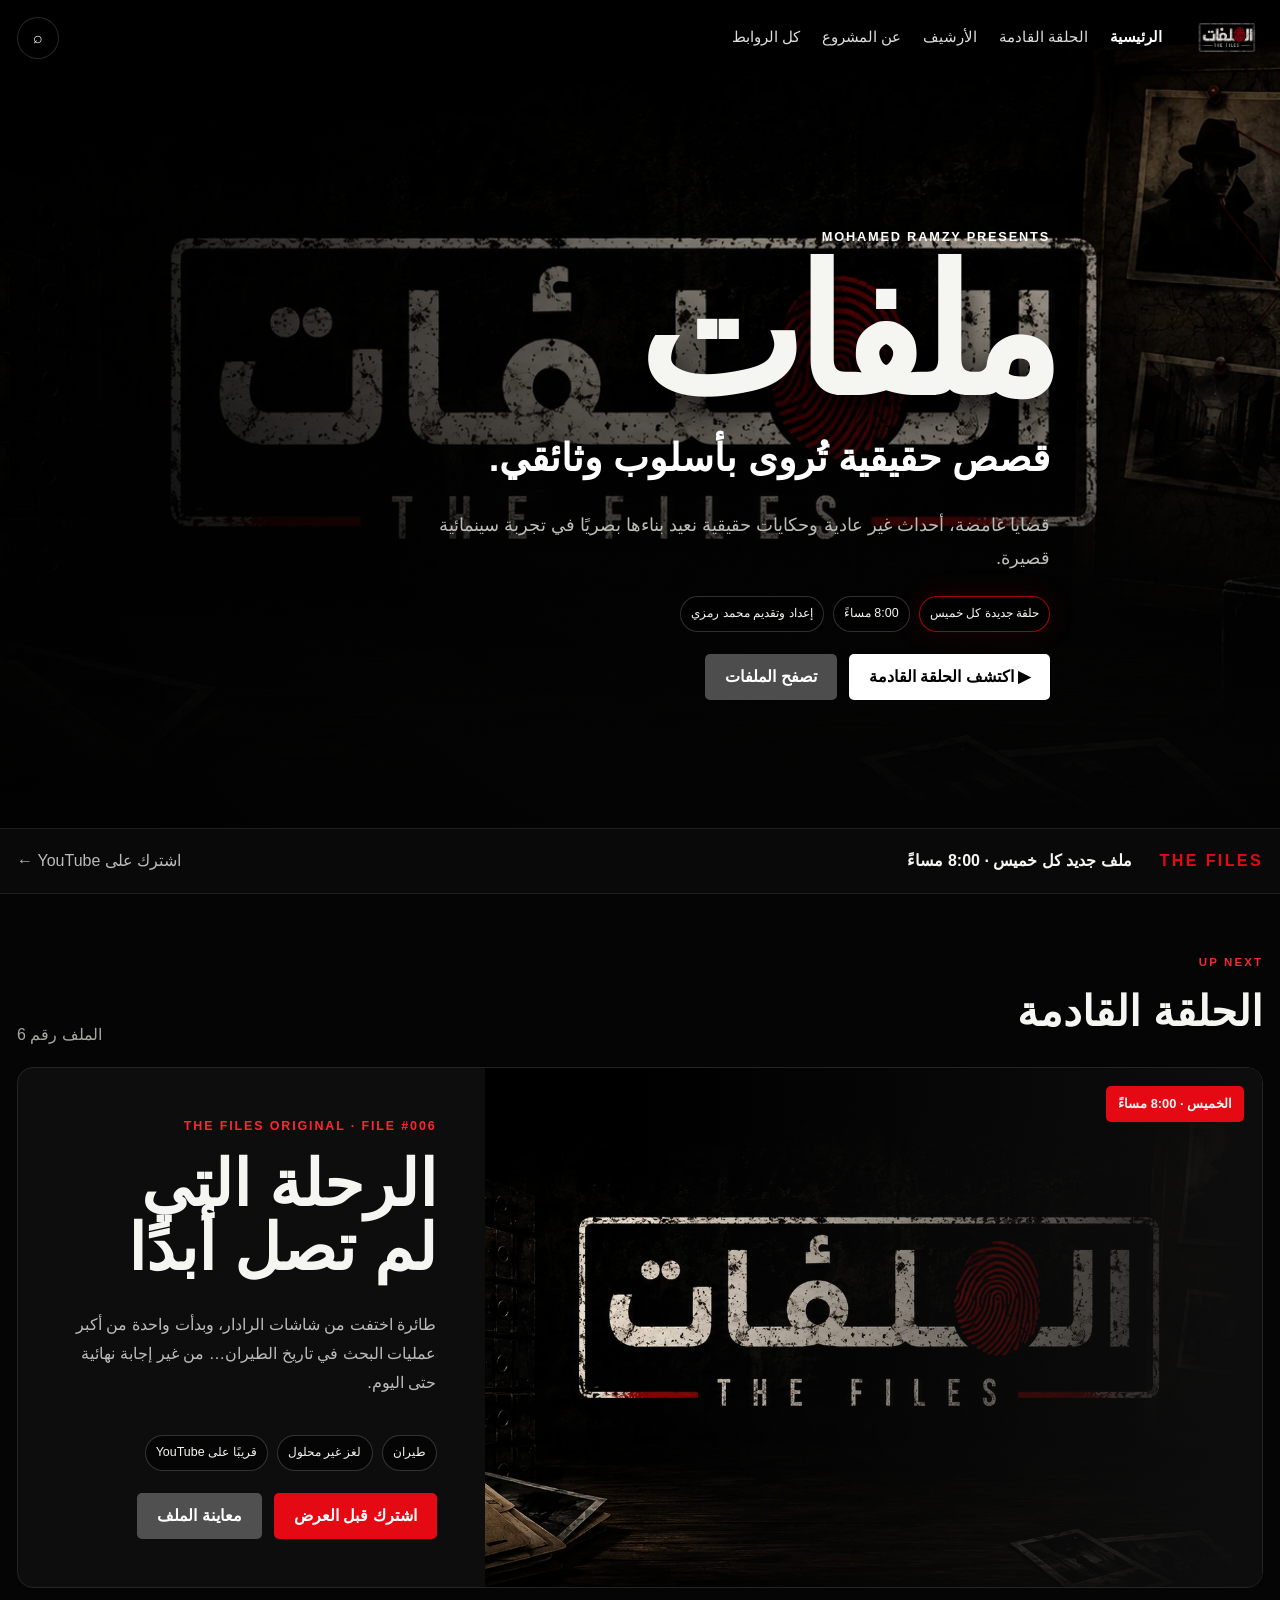
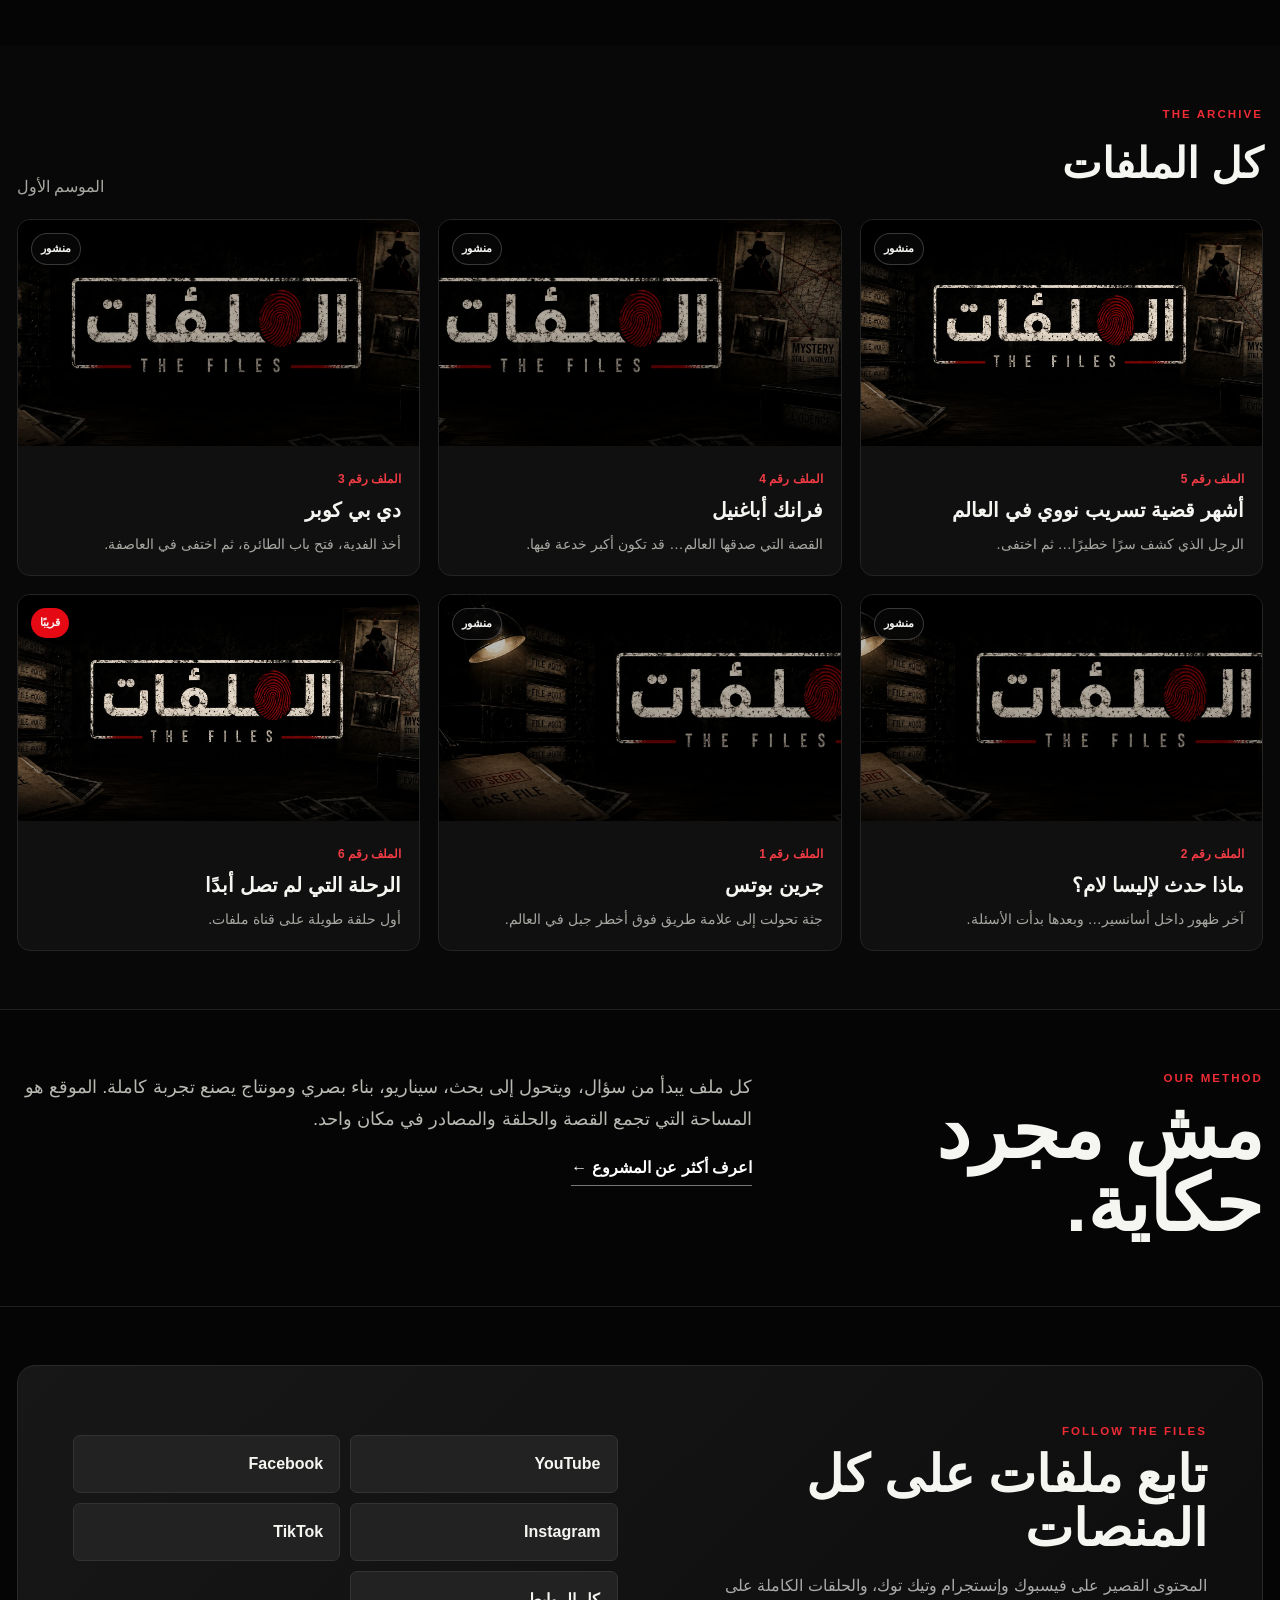
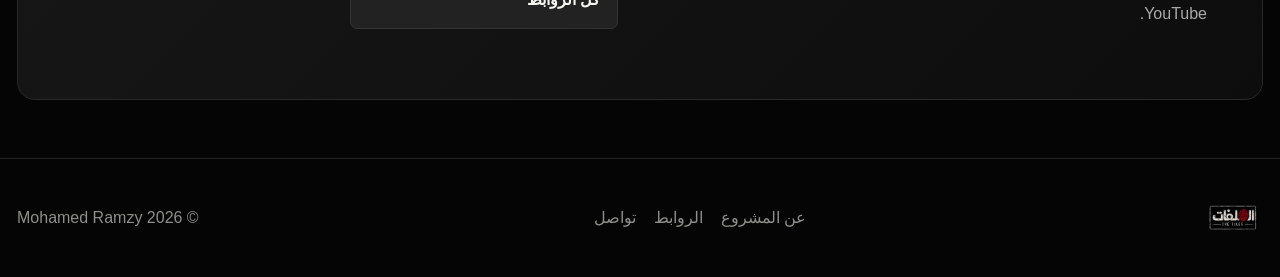
<file: index.html>
<!doctype html>
<html lang="ar" dir="rtl">
<head>
<meta charset="utf-8">
<meta name="viewport" content="width=device-width,initial-scale=1">
<meta name="theme-color" content="#070707">
<meta name="description" content="ملفات | The Files — قصص حقيقية تُروى بأسلوب وثائقي، من إعداد وتقديم محمد رمزي.">
<meta property="og:title" content="ملفات | The Files">
<meta property="og:description" content="قصص حقيقية تُروى بأسلوب وثائقي. حلقة جديدة كل خميس الساعة 8:00 مساءً.">
<meta property="og:type" content="website">
<meta property="og:image" content="assets/images/logo-square-v3.webp">
<link rel="icon" href="assets/images/favicon.png">
<link rel="stylesheet" href="assets/css/style.css?v=4.0">
<title>ملفات | The Files — Mohamed Ramzy</title>
</head>
<body>
<header class="site-header"><div class="container nav">
<a class="logo" href="index.html"><img src="assets/images/logo-v3.png" alt="ملفات - The Files"></a>
<nav class="nav-links">
<a class="active" href="index.html">الرئيسية</a>
<a href="#latest">الحلقة القادمة</a>
<a href="#archive">الأرشيف</a>
<a href="about.html">عن المشروع</a>
<a href="links.html">كل الروابط</a>
</nav>
<div class="nav-actions"><button class="icon-btn" data-open-search aria-label="بحث">⌕</button><button class="menu-btn" aria-label="القائمة">☰</button></div>
</div></header>

<div class="search-panel"><div class="search-shell">
<div class="search-top"><input id="globalSearch" type="search" placeholder="ابحث باسم الملف أو القضية…"><button class="btn btn-secondary" data-close-search>إغلاق</button></div>
<div class="search-results">
<a class="search-result" data-search="جرين بوتس إيفرست ملف 1" href="cases/green-boots.html"><img src="assets/images/green-boots-v3.webp" alt="جرين بوتس"><div><h3>جرين بوتس</h3><p>الملف رقم 1 · إيفرست</p></div></a>
<a class="search-result" data-search="إليسا لام فندق سيسيل ملف 2" href="cases/elisa-lam.html"><img src="assets/images/elisa-lam-v3.webp" alt="إليسا لام"><div><h3>إليسا لام</h3><p>الملف رقم 2 · فندق سيسيل</p></div></a>
<a class="search-result" data-search="دي بي كوبر طائرة فدية ملف 3" href="cases/db-cooper.html"><img src="assets/images/db-cooper-v3.webp" alt="دي بي كوبر"><div><h3>دي بي كوبر</h3><p>الملف رقم 3 · لغز الطائرة</p></div></a>
<a class="search-result" data-search="فرانك أباغنيل خدعة ملف 4" href="cases/frank-abagnale.html"><img src="assets/images/frank-abagnale-v3.webp" alt="فرانك أباغنيل"><div><h3>فرانك أباغنيل</h3><p>الملف رقم 4 · القصة تحت المراجعة</p></div></a>
<a class="search-result" data-search="مردخاي فعنونو ديمونا نووي ملف 5" href="cases/vanunu.html"><img src="assets/images/archive-room-v12.webp" alt="مردخاي فعنونو"><div><h3>أشهر قضية تسريب نووي</h3><p>الملف رقم 5 · مردخاي فعنونو</p></div></a>
<a class="search-result" data-search="MH370 الطائرة الرحلة التي لم تصل ملف 6" href="cases/mh370.html"><img src="assets/images/hero-v3.webp" alt="MH370"><div><h3>الرحلة التي لم تصل أبدًا</h3><p>الملف رقم 6 · قريبًا</p></div></a>
</div></div></div>

<main>
<section class="hero hero-v4">
<div class="container hero-content">
<div class="hero-kicker">MOHAMED RAMZY PRESENTS</div>
<h1>ملفات</h1>
<p class="hero-tagline">قصص حقيقية تُروى بأسلوب وثائقي.</p>
<p class="hero-desc">قضايا غامضة، أحداث غير عادية وحكايات حقيقية نعيد بناءها بصريًا في تجربة سينمائية قصيرة.</p>
<div class="hero-meta"><span class="meta-pill live-pill">حلقة جديدة كل خميس</span><span class="meta-pill">8:00 مساءً</span><span class="meta-pill">إعداد وتقديم محمد رمزي</span></div>
<div class="hero-actions"><a class="btn btn-primary" href="#latest">▶ اكتشف الحلقة القادمة</a><a class="btn btn-secondary" href="#archive">تصفح الملفات</a></div>
</div>
</section>

<section class="ticker"><div class="container ticker-row"><span>THE FILES</span><strong>ملف جديد كل خميس · 8:00 مساءً</strong><a href="https://www.youtube.com/@MohamedRamzyFiles" target="_blank" rel="noopener">اشترك على YouTube ←</a></div></section>

<section class="section" id="latest"><div class="container">
<div class="section-title-row"><div><span class="section-label">UP NEXT</span><h2>الحلقة القادمة</h2></div><p>الملف رقم 6</p></div>
<div class="feature premiere-card">
<div class="feature-image"><img src="assets/images/hero-v3.webp" alt="الرحلة التي لم تصل أبدًا"><span class="premiere-badge">الخميس · 8:00 مساءً</span></div>
<div class="feature-copy"><div class="eyebrow">THE FILES ORIGINAL · FILE #006</div><h2>الرحلة التي لم تصل أبدًا</h2><p>طائرة اختفت من شاشات الرادار، وبدأت واحدة من أكبر عمليات البحث في تاريخ الطيران… من غير إجابة نهائية حتى اليوم.</p>
<div class="hero-meta"><span class="meta-pill">طيران</span><span class="meta-pill">لغز غير محلول</span><span class="meta-pill">قريبًا على YouTube</span></div>
<div class="hero-actions"><a class="btn btn-red" href="https://www.youtube.com/@MohamedRamzyFiles" target="_blank" rel="noopener">اشترك قبل العرض</a><a class="btn btn-secondary" href="cases/mh370.html">معاينة الملف</a></div></div>
</div></div></section>

<section class="section archive-section" id="archive"><div class="container">
<div class="section-title-row"><div><span class="section-label">THE ARCHIVE</span><h2>كل الملفات</h2></div><p>الموسم الأول</p></div>
<div class="archive-grid">
<a class="case-card" href="cases/vanunu.html"><div class="case-thumb"><img src="assets/images/archive-room-v12.webp" alt="مردخاي فعنونو"><span class="status published">منشور</span></div><div class="case-card-copy"><span>الملف رقم 5</span><h3>أشهر قضية تسريب نووي في العالم</h3><p>الرجل الذي كشف سرًا خطيرًا… ثم اختفى.</p></div></a>
<a class="case-card" href="cases/frank-abagnale.html"><div class="case-thumb"><img src="assets/images/frank-abagnale-v3.webp" alt="فرانك أباغنيل"><span class="status published">منشور</span></div><div class="case-card-copy"><span>الملف رقم 4</span><h3>فرانك أباغنيل</h3><p>القصة التي صدقها العالم… قد تكون أكبر خدعة فيها.</p></div></a>
<a class="case-card" href="cases/db-cooper.html"><div class="case-thumb"><img src="assets/images/db-cooper-v3.webp" alt="دي بي كوبر"><span class="status published">منشور</span></div><div class="case-card-copy"><span>الملف رقم 3</span><h3>دي بي كوبر</h3><p>أخذ الفدية، فتح باب الطائرة، ثم اختفى في العاصفة.</p></div></a>
<a class="case-card" href="cases/elisa-lam.html"><div class="case-thumb"><img src="assets/images/elisa-lam-v3.webp" alt="إليسا لام"><span class="status published">منشور</span></div><div class="case-card-copy"><span>الملف رقم 2</span><h3>ماذا حدث لإليسا لام؟</h3><p>آخر ظهور داخل أسانسير… وبعدها بدأت الأسئلة.</p></div></a>
<a class="case-card" href="cases/green-boots.html"><div class="case-thumb"><img src="assets/images/green-boots-v3.webp" alt="جرين بوتس"><span class="status published">منشور</span></div><div class="case-card-copy"><span>الملف رقم 1</span><h3>جرين بوتس</h3><p>جثة تحولت إلى علامة طريق فوق أخطر جبل في العالم.</p></div></a>
<a class="case-card coming" href="cases/mh370.html"><div class="case-thumb"><img src="assets/images/hero-v3.webp" alt="MH370"><span class="status soon">قريبًا</span></div><div class="case-card-copy"><span>الملف رقم 6</span><h3>الرحلة التي لم تصل أبدًا</h3><p>أول حلقة طويلة على قناة ملفات.</p></div></a>
</div></div></section>

<section class="section manifesto"><div class="container manifesto-grid"><div><span class="section-label">OUR METHOD</span><h2>مش مجرد حكاية.</h2></div><div><p>كل ملف يبدأ من سؤال، ويتحول إلى بحث، سيناريو، بناء بصري ومونتاج يصنع تجربة كاملة. الموقع هو المساحة التي تجمع القصة والحلقة والمصادر في مكان واحد.</p><a class="text-link" href="about.html">اعرف أكثر عن المشروع ←</a></div></div></section>

<section class="section social-section"><div class="container"><div class="social-panel"><div><span class="section-label">FOLLOW THE FILES</span><h2>تابع ملفات على كل المنصات</h2><p>المحتوى القصير على فيسبوك وإنستجرام وتيك توك، والحلقات الكاملة على YouTube.</p></div><div class="social-buttons"><a href="https://www.youtube.com/@MohamedRamzyFiles" target="_blank" rel="noopener">YouTube</a><a href="https://www.facebook.com/ramzy.video.editor" target="_blank" rel="noopener">Facebook</a><a href="https://www.instagram.com/ramzy.video.editor/" target="_blank" rel="noopener">Instagram</a><a href="https://www.tiktok.com/@mohamedramzyfiles" target="_blank" rel="noopener">TikTok</a><a href="links.html">كل الروابط</a></div></div></div></section>
</main>

<footer class="footer"><div class="container footer-row"><img src="assets/images/logo-v3.png" alt="The Files"><div class="footer-links"><a href="about.html">عن المشروع</a><a href="links.html">الروابط</a><a href="mailto:contact@mohamedramzy.com">تواصل</a></div><div>© <span data-year></span> Mohamed Ramzy</div></div></footer>
<script src="assets/js/main.js?v=4.0"></script>
</body></html>
</file>
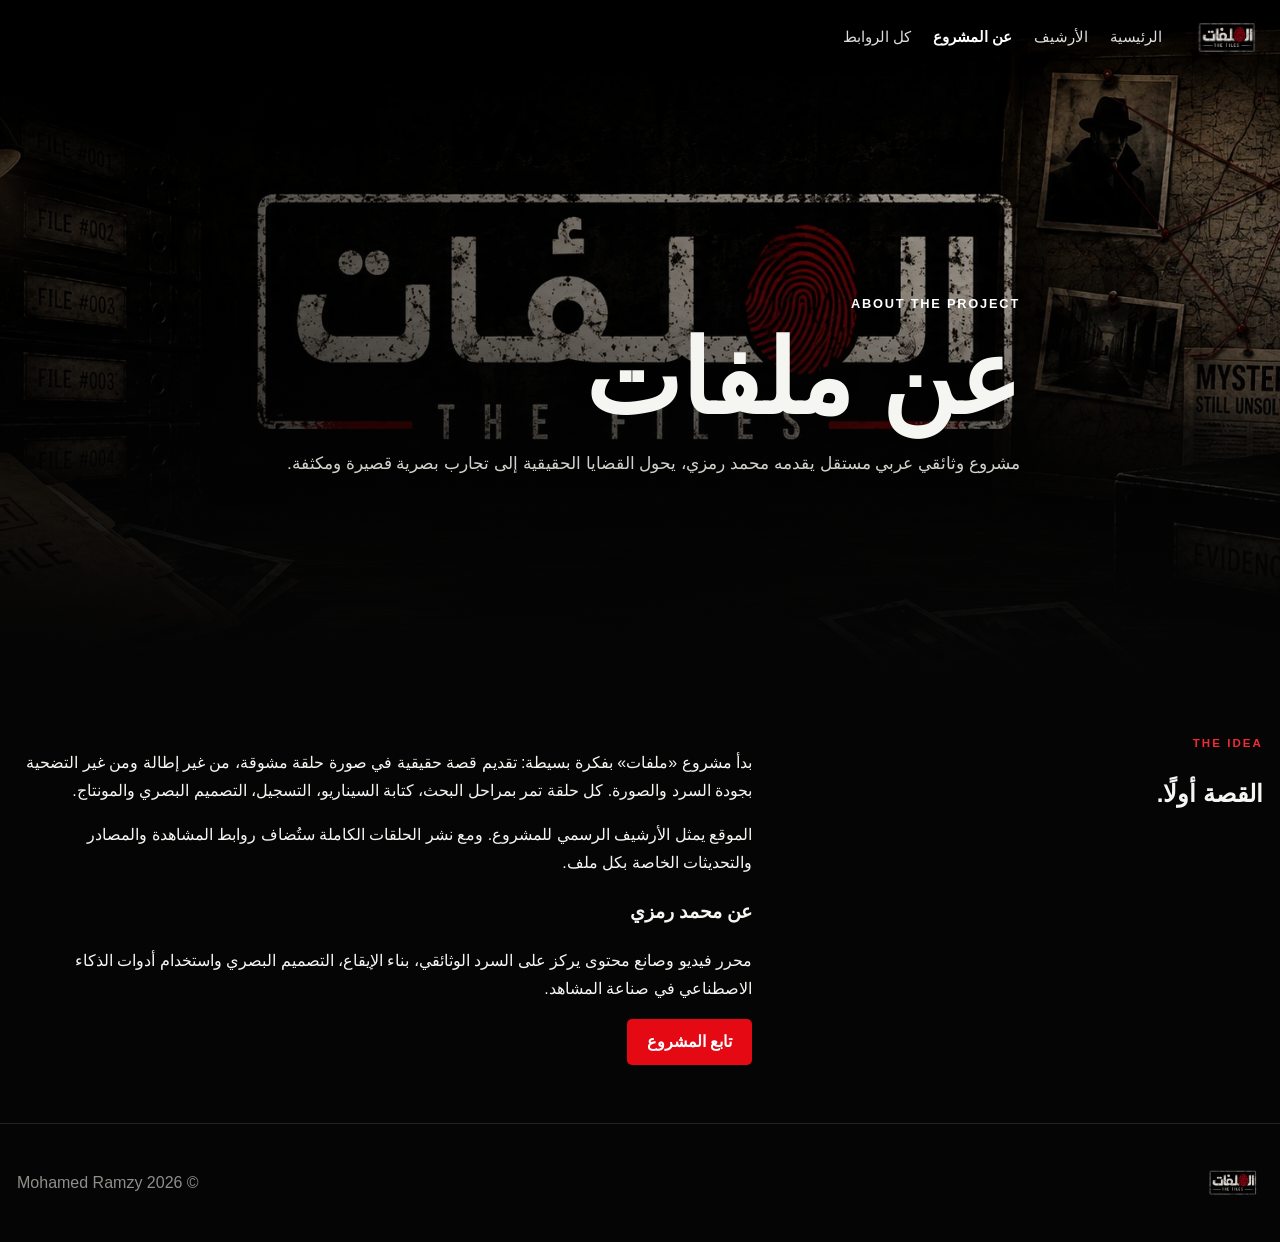
<file: about.html>
<!doctype html><html lang="ar" dir="rtl"><head><meta charset="utf-8"><meta name="viewport" content="width=device-width,initial-scale=1"><meta name="theme-color" content="#050505"><meta name="description" content="عن مشروع ملفات وصانعه محمد رمزي."><link rel="icon" href="assets/images/favicon.png"><link rel="stylesheet" href="assets/css/style.css?v=4.0"><title>عن ملفات | The Files</title></head><body><header class="site-header scrolled"><div class="container nav"><a class="logo" href="index.html"><img src="assets/images/logo-v3.png" alt="ملفات"></a><nav class="nav-links"><a href="index.html">الرئيسية</a><a href="index.html#archive">الأرشيف</a><a class="active" href="about.html">عن المشروع</a><a href="links.html">كل الروابط</a></nav><div class="nav-actions"><button class="menu-btn" aria-label="القائمة">☰</button></div></div></header><main><section class="case-hero" style="background-image:url('assets/images/archive-room-v12.webp')"><div class="container case-hero-content"><div class="hero-kicker">ABOUT THE PROJECT</div><h1>عن ملفات</h1><p>مشروع وثائقي عربي مستقل يقدمه محمد رمزي، يحول القضايا الحقيقية إلى تجارب بصرية قصيرة ومكثفة.</p></div></section><section class="section"><div class="container manifesto-grid"><div><span class="section-label">THE IDEA</span><h2>القصة أولًا.</h2></div><div><p>بدأ مشروع «ملفات» بفكرة بسيطة: تقديم قصة حقيقية في صورة حلقة مشوقة، من غير إطالة ومن غير التضحية بجودة السرد والصورة. كل حلقة تمر بمراحل البحث، كتابة السيناريو، التسجيل، التصميم البصري والمونتاج.</p><p>الموقع يمثل الأرشيف الرسمي للمشروع. ومع نشر الحلقات الكاملة ستُضاف روابط المشاهدة والمصادر والتحديثات الخاصة بكل ملف.</p><h3>عن محمد رمزي</h3><p>محرر فيديو وصانع محتوى يركز على السرد الوثائقي، بناء الإيقاع، التصميم البصري واستخدام أدوات الذكاء الاصطناعي في صناعة المشاهد.</p><a class="btn btn-red" href="links.html">تابع المشروع</a></div></div></section></main><footer class="footer"><div class="container footer-row"><img src="assets/images/logo-v3.png" alt="ملفات"><div>© <span data-year></span> Mohamed Ramzy</div></div></footer><script src="assets/js/main.js?v=4.0"></script></body></html>
</file>
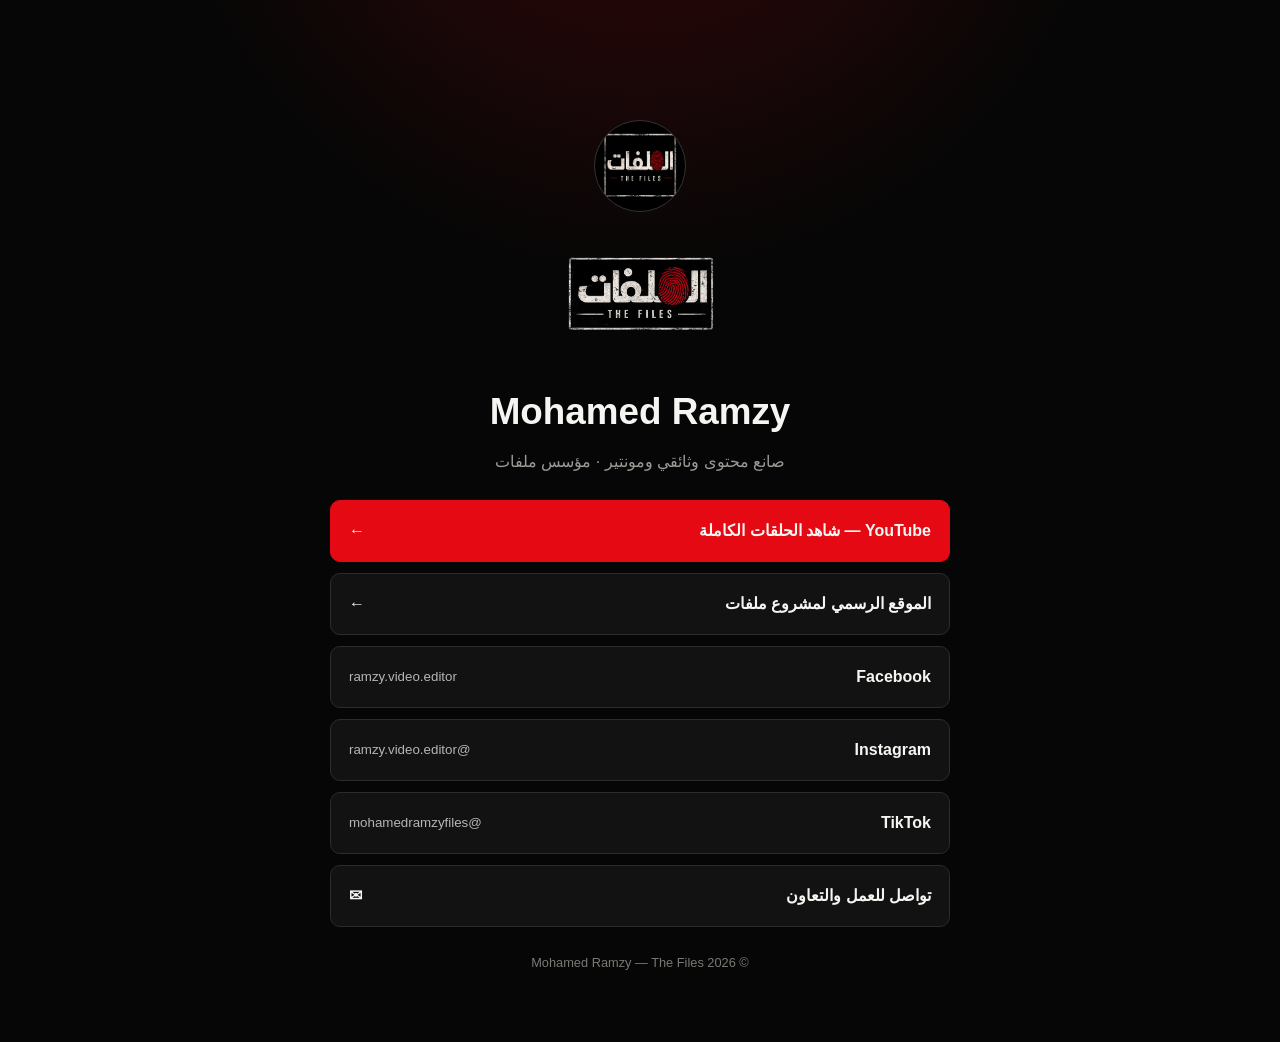
<file: links.html>
<!doctype html><html lang="ar" dir="rtl"><head><meta charset="utf-8"><meta name="viewport" content="width=device-width,initial-scale=1"><meta name="theme-color" content="#060606"><meta name="description" content="كل روابط محمد رمزي ومشروع ملفات في مكان واحد."><meta property="og:title" content="Mohamed Ramzy | ملفات"><meta property="og:image" content="assets/images/logo-square-v3.webp"><link rel="icon" href="assets/images/favicon.png"><link rel="stylesheet" href="assets/css/style.css?v=4.0"><title>Mohamed Ramzy | كل الروابط</title></head><body><main class="links-page"><div class="links-shell"><div class="profile-mark"></div><img class="links-logo" src="assets/images/logo-v3.png" alt="ملفات"><h1>Mohamed Ramzy</h1><p class="handle">صانع محتوى وثائقي ومونتير · مؤسس ملفات</p><div class="links-stack"><a class="link-button primary" href="https://www.youtube.com/@MohamedRamzyFiles" target="_blank" rel="noopener"><span>YouTube — شاهد الحلقات الكاملة</span><b>←</b></a><a class="link-button" href="index.html"><span>الموقع الرسمي لمشروع ملفات</span><b>←</b></a><a class="link-button" href="https://www.facebook.com/ramzy.video.editor" target="_blank" rel="noopener"><span>Facebook</span><small>ramzy.video.editor</small></a><a class="link-button" href="https://www.instagram.com/ramzy.video.editor/" target="_blank" rel="noopener"><span>Instagram</span><small>@ramzy.video.editor</small></a><a class="link-button" href="https://www.tiktok.com/@mohamedramzyfiles" target="_blank" rel="noopener"><span>TikTok</span><small>@mohamedramzyfiles</small></a><a class="link-button" href="mailto:contact@mohamedramzy.com"><span>تواصل للعمل والتعاون</span><b>✉</b></a></div><p class="links-note">© <span data-year></span> Mohamed Ramzy — The Files</p></div></main><script src="assets/js/main.js?v=4.0"></script></body></html>
</file>
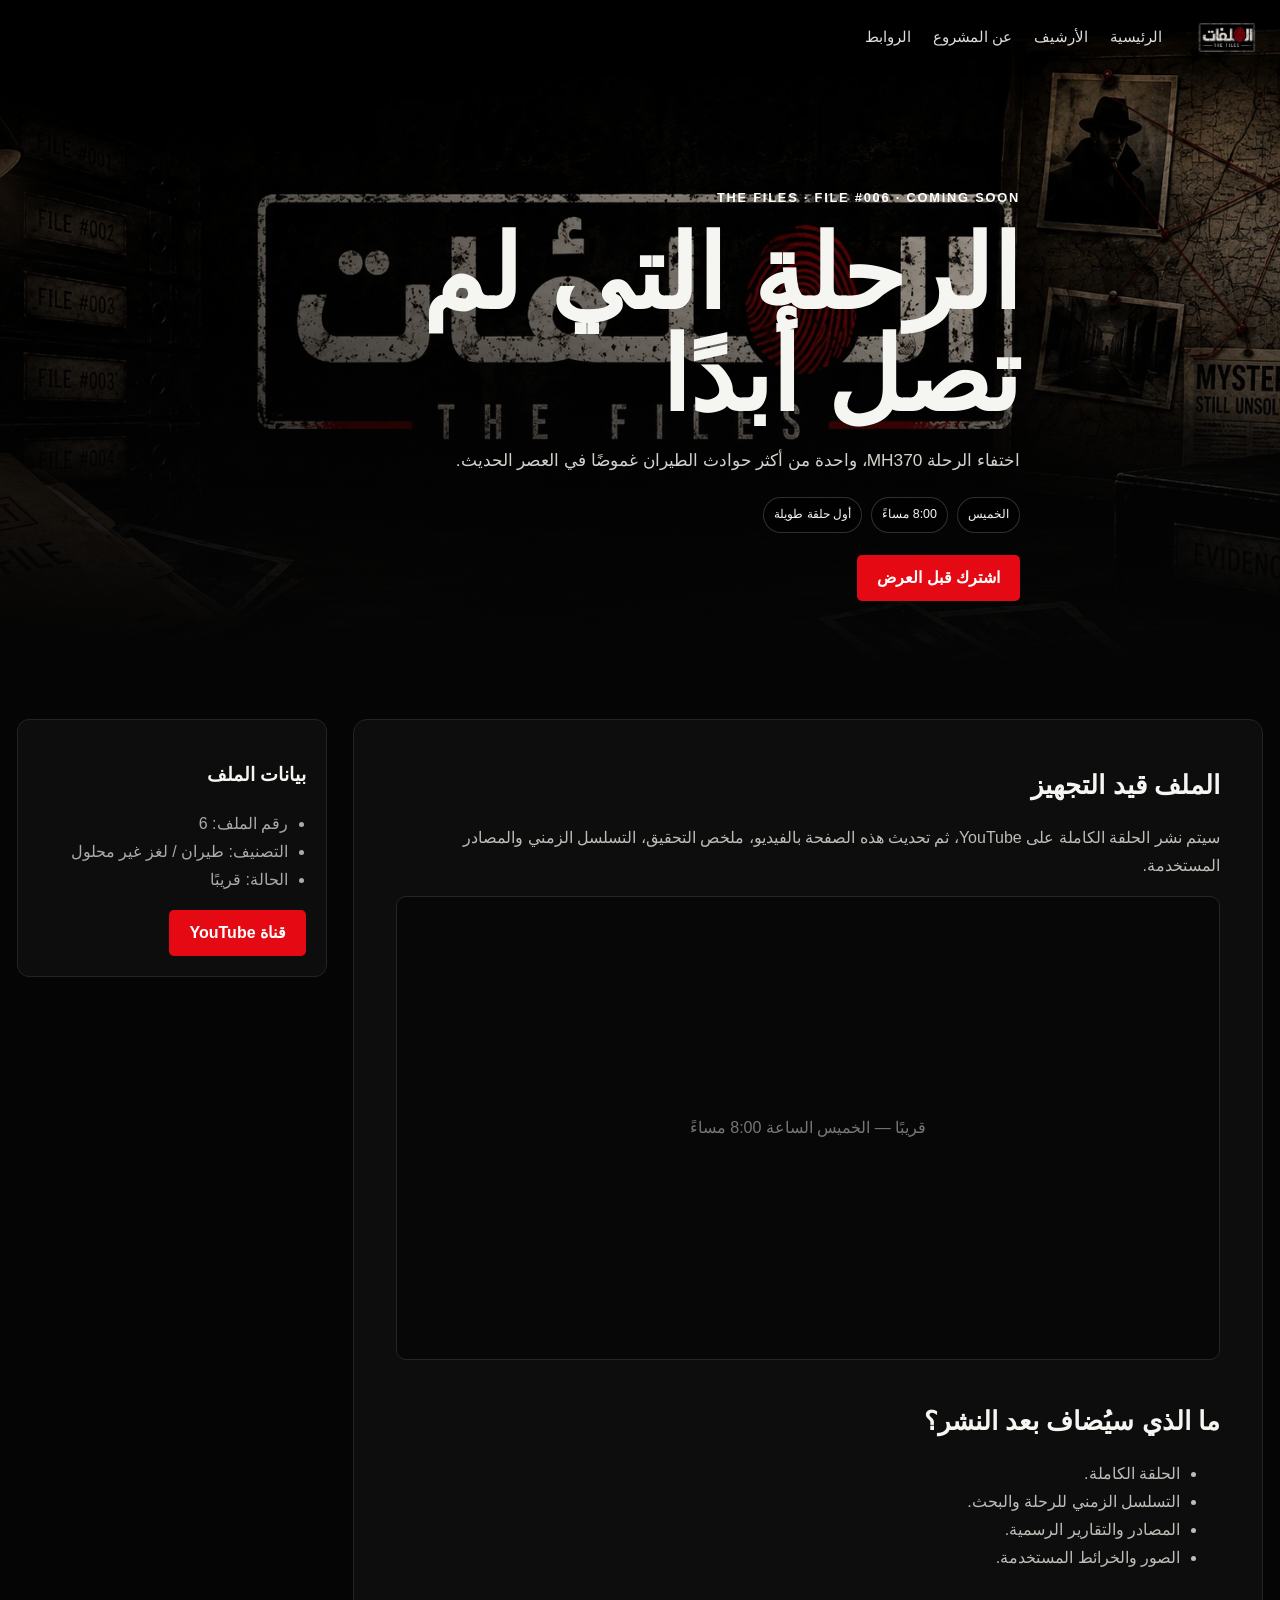
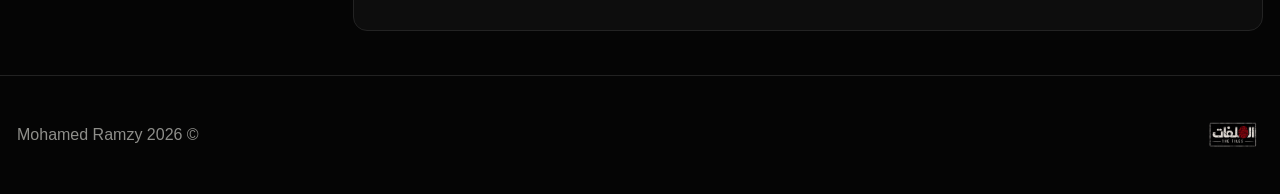
<file: cases/mh370.html>
<!doctype html><html lang="ar" dir="rtl"><head><meta charset="utf-8"><meta name="viewport" content="width=device-width,initial-scale=1"><meta name="description" content="الملف رقم 6 | الرحلة التي لم تصل أبدًا."><link rel="icon" href="../assets/images/favicon.png"><link rel="stylesheet" href="../assets/css/style.css?v=4.0"><title>الملف رقم 6 | الرحلة التي لم تصل أبدًا</title></head><body><header class="site-header"><div class="container nav"><a class="logo" href="../index.html"><img src="../assets/images/logo-v3.png" alt="ملفات"></a><nav class="nav-links"><a href="../index.html">الرئيسية</a><a href="../index.html#archive">الأرشيف</a><a href="../about.html">عن المشروع</a><a href="../links.html">الروابط</a></nav><div class="nav-actions"><button class="menu-btn" aria-label="القائمة">☰</button></div></div></header><main><section class="case-hero" style="background-image:url('../assets/images/hero-v3.webp')"><div class="container case-hero-content"><div class="hero-kicker">THE FILES · FILE #006 · COMING SOON</div><h1>الرحلة التي لم تصل أبدًا</h1><p>اختفاء الرحلة MH370، واحدة من أكثر حوادث الطيران غموضًا في العصر الحديث.</p><div class="hero-meta"><span class="meta-pill">الخميس</span><span class="meta-pill">8:00 مساءً</span><span class="meta-pill">أول حلقة طويلة</span></div><div class="hero-actions"><a class="btn btn-red" href="https://www.youtube.com/@MohamedRamzyFiles" target="_blank" rel="noopener">اشترك قبل العرض</a></div></div></section><section class="case-content"><div class="container content-grid"><article class="article"><h2>الملف قيد التجهيز</h2><p>سيتم نشر الحلقة الكاملة على YouTube، ثم تحديث هذه الصفحة بالفيديو، ملخص التحقيق، التسلسل الزمني والمصادر المستخدمة.</p><div class="video-box">قريبًا — الخميس الساعة 8:00 مساءً</div><h2>ما الذي سيُضاف بعد النشر؟</h2><ul><li>الحلقة الكاملة.</li><li>التسلسل الزمني للرحلة والبحث.</li><li>المصادر والتقارير الرسمية.</li><li>الصور والخرائط المستخدمة.</li></ul></article><aside class="side-card"><h3>بيانات الملف</h3><ul><li>رقم الملف: 6</li><li>التصنيف: طيران / لغز غير محلول</li><li>الحالة: قريبًا</li></ul><a class="btn btn-red" href="https://www.youtube.com/@MohamedRamzyFiles" target="_blank" rel="noopener">قناة YouTube</a></aside></div></section></main><footer class="footer"><div class="container footer-row"><img src="../assets/images/logo-v3.png" alt="ملفات"><div>© <span data-year></span> Mohamed Ramzy</div></div></footer><script src="../assets/js/main.js?v=4.0"></script></body></html>
</file>
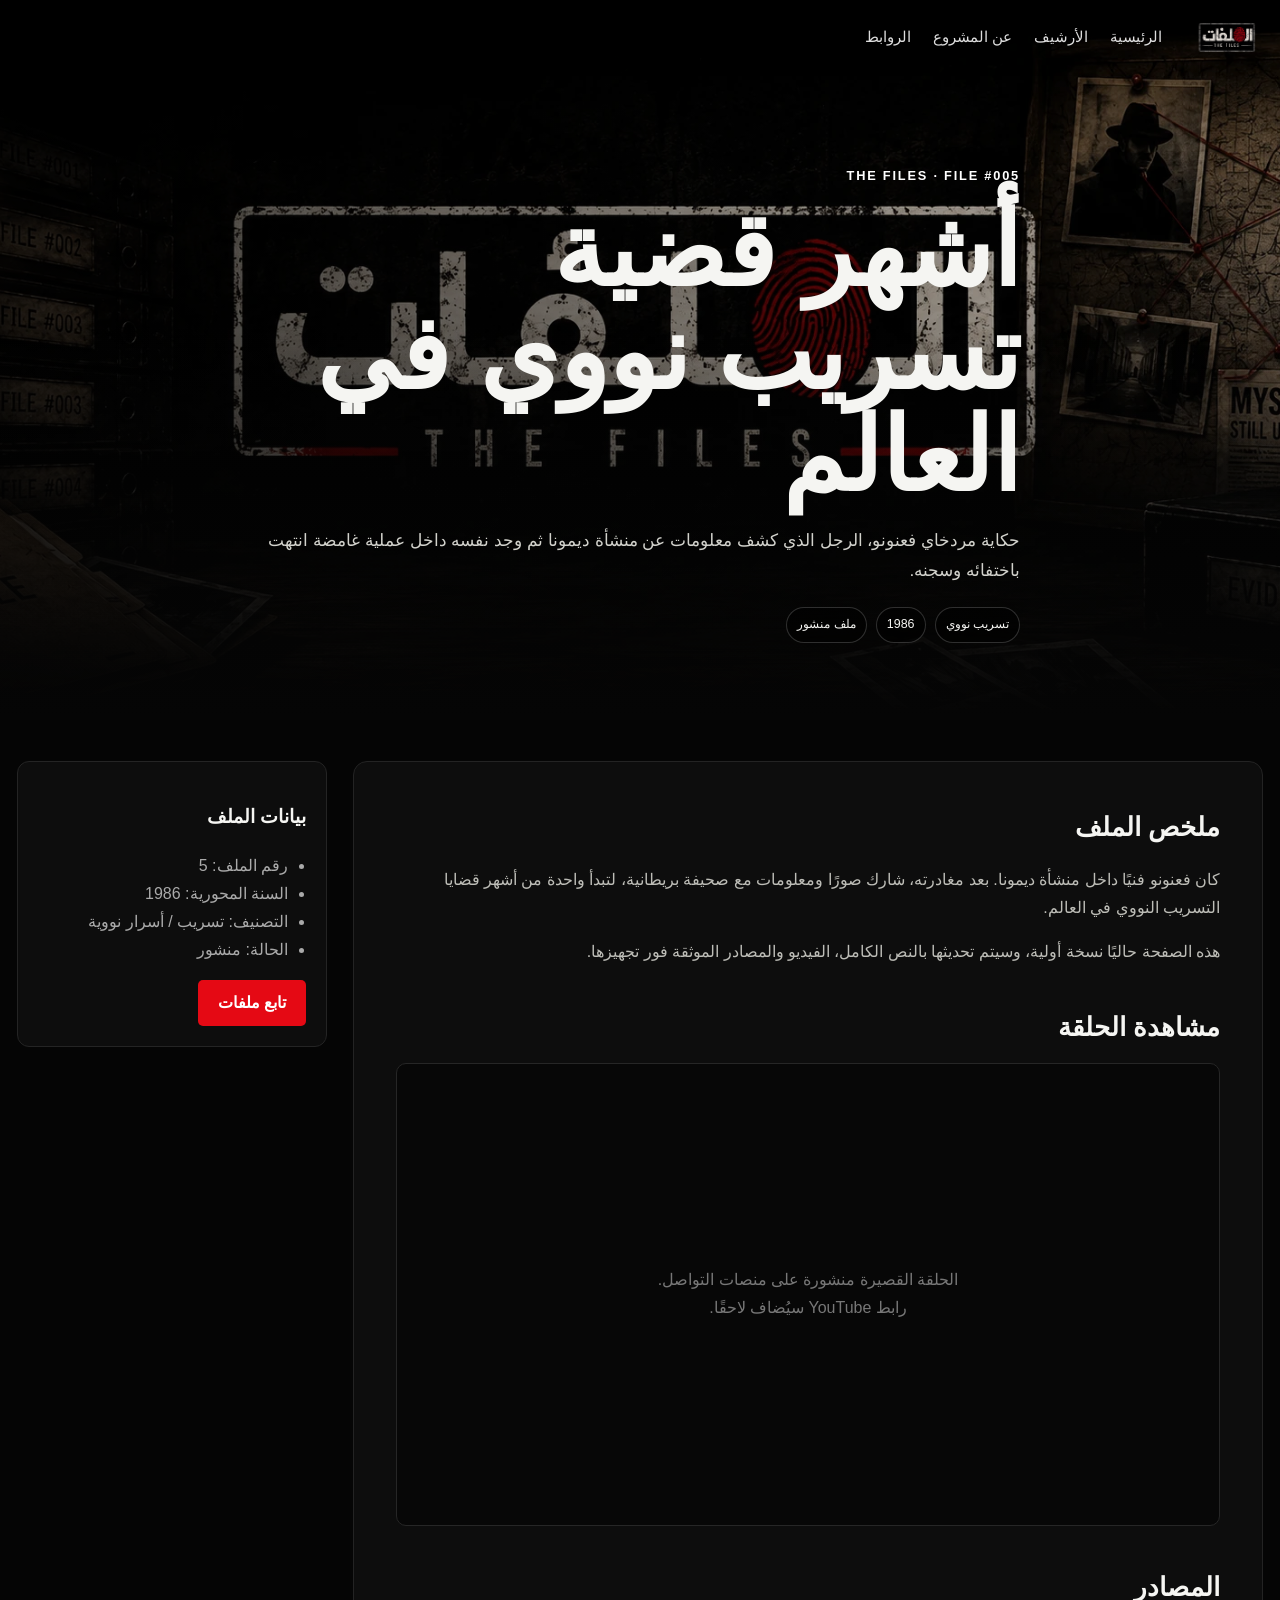
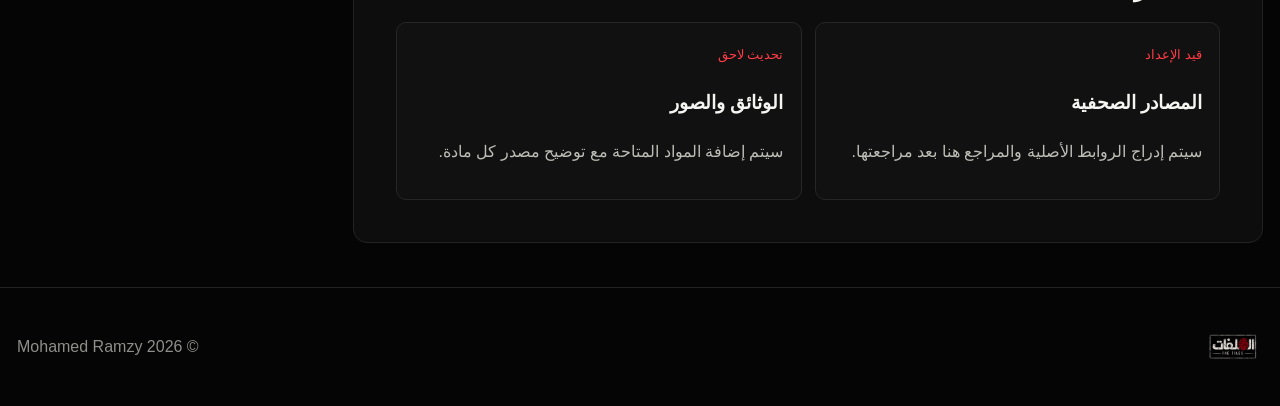
<file: cases/vanunu.html>
<!doctype html><html lang="ar" dir="rtl"><head><meta charset="utf-8"><meta name="viewport" content="width=device-width,initial-scale=1"><meta name="description" content="الملف رقم 5 | أشهر قضية تسريب نووي في العالم."><link rel="icon" href="../assets/images/favicon.png"><link rel="stylesheet" href="../assets/css/style.css?v=4.0"><title>الملف رقم 5 | أشهر قضية تسريب نووي</title></head><body><header class="site-header"><div class="container nav"><a class="logo" href="../index.html"><img src="../assets/images/logo-v3.png" alt="ملفات"></a><nav class="nav-links"><a href="../index.html">الرئيسية</a><a href="../index.html#archive">الأرشيف</a><a href="../about.html">عن المشروع</a><a href="../links.html">الروابط</a></nav><div class="nav-actions"><button class="menu-btn" aria-label="القائمة">☰</button></div></div></header><main><section class="case-hero" style="background-image:url('../assets/images/archive-room-v12.webp')"><div class="container case-hero-content"><div class="hero-kicker">THE FILES · FILE #005</div><h1>أشهر قضية تسريب نووي في العالم</h1><p>حكاية مردخاي فعنونو، الرجل الذي كشف معلومات عن منشأة ديمونا ثم وجد نفسه داخل عملية غامضة انتهت باختفائه وسجنه.</p><div class="hero-meta"><span class="meta-pill">تسريب نووي</span><span class="meta-pill">1986</span><span class="meta-pill">ملف منشور</span></div></div></section><section class="case-content"><div class="container content-grid"><article class="article"><h2>ملخص الملف</h2><p>كان فعنونو فنيًا داخل منشأة ديمونا. بعد مغادرته، شارك صورًا ومعلومات مع صحيفة بريطانية، لتبدأ واحدة من أشهر قضايا التسريب النووي في العالم.</p><p>هذه الصفحة حاليًا نسخة أولية، وسيتم تحديثها بالنص الكامل، الفيديو والمصادر الموثقة فور تجهيزها.</p><h2>مشاهدة الحلقة</h2><div class="video-box">الحلقة القصيرة منشورة على منصات التواصل.<br>رابط YouTube سيُضاف لاحقًا.</div><h2 id="sources">المصادر</h2><div class="source-grid"><div class="source-card"><small>قيد الإعداد</small><h3>المصادر الصحفية</h3><p>سيتم إدراج الروابط الأصلية والمراجع هنا بعد مراجعتها.</p></div><div class="source-card"><small>تحديث لاحق</small><h3>الوثائق والصور</h3><p>سيتم إضافة المواد المتاحة مع توضيح مصدر كل مادة.</p></div></div></article><aside class="side-card"><h3>بيانات الملف</h3><ul><li>رقم الملف: 5</li><li>السنة المحورية: 1986</li><li>التصنيف: تسريب / أسرار نووية</li><li>الحالة: منشور</li></ul><a class="btn btn-red" href="../links.html">تابع ملفات</a></aside></div></section></main><footer class="footer"><div class="container footer-row"><img src="../assets/images/logo-v3.png" alt="ملفات"><div>© <span data-year></span> Mohamed Ramzy</div></div></footer><script src="../assets/js/main.js?v=4.0"></script></body></html>
</file>
<file: assets/css/style.css>
:root{
  --bg:#050505; --bg2:#0b0b0b; --panel:#111; --panel2:#171717;
  --text:#f5f5f2; --muted:#a7a7a2; --red:#e50914; --red2:#b20710;
  --line:#252525; --max:1320px; --radius:16px; --shadow:0 24px 80px rgba(0,0,0,.5);
}
*{box-sizing:border-box}
html{scroll-behavior:smooth}
body{
  margin:0;background:var(--bg);color:var(--text);
  font-family:"Segoe UI",Tahoma,Arial,sans-serif;direction:rtl;line-height:1.75;
}
body.no-scroll{overflow:hidden}
a{color:inherit;text-decoration:none}
button,input{font:inherit}
img{display:block;max-width:100%}
.container{width:min(calc(100% - 34px),var(--max));margin:auto}
.hidden{display:none!important}

.site-header{
  position:fixed;top:0;right:0;left:0;z-index:1000;
  background:linear-gradient(180deg,rgba(0,0,0,.9),rgba(0,0,0,.32),transparent);
  transition:.25s;
}
.site-header.scrolled{background:rgba(5,5,5,.96);box-shadow:0 8px 30px rgba(0,0,0,.35)}
.nav{height:76px;display:flex;align-items:center;gap:28px}
.logo{display:flex;align-items:center;flex:0 0 auto}
.logo img{height:50px;width:auto}
.nav-links{display:flex;align-items:center;gap:22px;font-size:.92rem;color:#ddd}
.nav-links a:hover{color:#fff}
.nav-actions{margin-right:auto;display:flex;align-items:center;gap:10px}
.icon-btn,.menu-btn{
  width:42px;height:42px;border-radius:50%;display:grid;place-items:center;
  border:1px solid rgba(255,255,255,.16);background:rgba(0,0,0,.35);color:#fff;cursor:pointer;
}
.menu-btn{display:none}

.hero{
  min-height:94vh;position:relative;display:grid;align-items:end;overflow:hidden;
  background:
    linear-gradient(180deg,rgba(0,0,0,.14),rgba(0,0,0,.15) 38%,#050505 100%),
    linear-gradient(90deg,rgba(0,0,0,.66),rgba(0,0,0,.08) 70%),
    url("../images/hero-v3.webp") center/cover no-repeat;
}
.hero::after{
  content:"";position:absolute;inset:0;pointer-events:none;
  background:radial-gradient(circle at 67% 26%,transparent 8%,rgba(0,0,0,.18) 44%,rgba(0,0,0,.68) 100%)
}
.hero-content{position:relative;z-index:2;max-width:780px;padding:170px 0 72px}
.hero-kicker{color:#fff;font-weight:800;letter-spacing:.14em;font-size:.8rem}
.hero h1{font-size:clamp(3.4rem,8vw,7.7rem);line-height:.92;margin:15px 0 20px;text-shadow:0 12px 35px #000}
.hero p{font-size:1.15rem;color:#deded8;max-width:680px}
.hero-meta{display:flex;gap:9px;flex-wrap:wrap;margin:22px 0}
.meta-pill{padding:6px 10px;background:rgba(0,0,0,.55);border:1px solid rgba(255,255,255,.18);border-radius:999px;font-size:.78rem}
.hero-actions{display:flex;gap:12px;flex-wrap:wrap}
.btn{
  display:inline-flex;align-items:center;justify-content:center;gap:9px;
  min-height:46px;padding:0 20px;border:0;border-radius:5px;font-weight:800;cursor:pointer
}
.btn-primary{background:#fff;color:#000}
.btn-primary:hover{background:#d8d8d8}
.btn-secondary{background:rgba(109,109,110,.7);color:#fff}
.btn-secondary:hover{background:rgba(109,109,110,.5)}
.btn-red{background:var(--red);color:#fff}
.btn-red:hover{background:#f6121d}

.section{padding:58px 0}
.section-title-row{display:flex;justify-content:space-between;align-items:end;gap:18px;margin-bottom:18px}
.section-title-row h2{font-size:clamp(1.7rem,3.5vw,2.6rem);margin:0}
.section-title-row p{margin:0;color:var(--muted)}
.rail-wrap{position:relative}
.rail{
  display:grid;grid-auto-flow:column;grid-auto-columns:minmax(260px,360px);
  gap:14px;overflow-x:auto;scrollbar-width:none;scroll-snap-type:x mandatory;padding:4px 2px 18px;
}
.rail::-webkit-scrollbar{display:none}
.rail-card{
  position:relative;aspect-ratio:16/9;border-radius:10px;overflow:hidden;scroll-snap-align:start;
  background:#111;box-shadow:0 12px 35px rgba(0,0,0,.32);transition:.22s;isolation:isolate
}
.rail-card:hover{transform:scale(1.035);z-index:5}
.rail-card img{width:100%;height:100%;object-fit:cover}
.rail-card::after{content:"";position:absolute;inset:0;background:linear-gradient(180deg,transparent 18%,rgba(0,0,0,.84) 100%)}
.rail-card-content{position:absolute;z-index:2;right:17px;left:17px;bottom:15px}
.file-no{color:#ff2630;font-size:.74rem;font-weight:900;letter-spacing:.14em}
.rail-card h3{font-size:1.45rem;margin:3px 0 2px}
.rail-card p{font-size:.85rem;color:#d1d1cc;margin:0}
.rail-arrow{
  position:absolute;top:50%;transform:translateY(-50%);z-index:8;width:46px;height:78px;
  border:0;background:rgba(0,0,0,.58);color:#fff;font-size:1.6rem;cursor:pointer
}
.rail-arrow.prev{right:-8px}.rail-arrow.next{left:-8px}

.feature{
  display:grid;grid-template-columns:1.25fr .75fr;min-height:520px;border-radius:16px;overflow:hidden;
  background:#0d0d0d;border:1px solid var(--line)
}
.feature-image{position:relative}
.feature-image img{width:100%;height:100%;object-fit:cover}
.feature-image::after{content:"";position:absolute;inset:0;background:linear-gradient(90deg,transparent 20%,#0d0d0d 98%)}
.feature-copy{padding:48px;display:flex;flex-direction:column;justify-content:center}
.feature-copy .eyebrow{color:#ff2630;font-weight:900;letter-spacing:.15em;font-size:.78rem}
.feature-copy h2{font-size:clamp(2.5rem,5vw,5rem);line-height:1;margin:14px 0}
.feature-copy p{color:#bbb;font-size:1.03rem}

.genre-grid{display:grid;grid-template-columns:repeat(4,1fr);gap:14px}
.genre{
  min-height:190px;border-radius:12px;padding:22px;display:flex;flex-direction:column;justify-content:end;
  background:
    linear-gradient(180deg,transparent,rgba(0,0,0,.82)),
    radial-gradient(circle at 25% 20%,rgba(229,9,20,.38),transparent 42%),
    #171717;border:1px solid #272727;transition:.2s
}
.genre:hover{transform:translateY(-4px);border-color:#5f151a}
.genre strong{font-size:1.35rem}
.genre span{color:#aaa;font-size:.9rem}

.search-panel{
  position:fixed;inset:0;z-index:1200;background:rgba(0,0,0,.92);display:none;padding:100px 20px 30px
}
.search-panel.open{display:block}
.search-shell{width:min(900px,100%);margin:auto}
.search-top{display:flex;gap:10px}
.search-top input{
  flex:1;background:#151515;color:#fff;border:1px solid #333;border-radius:7px;padding:15px 17px;font-size:1.08rem
}
.search-results{display:grid;grid-template-columns:repeat(2,1fr);gap:12px;margin-top:20px}
.search-result{display:flex;gap:13px;background:#111;border:1px solid #252525;padding:12px;border-radius:10px}
.search-result img{width:120px;aspect-ratio:16/9;object-fit:cover;border-radius:7px}
.search-result h3{margin:0 0 3px}
.search-result p{margin:0;color:#999;font-size:.86rem}

.footer{border-top:1px solid #222;padding:38px 0;color:#8e8e8a}
.footer-row{display:flex;justify-content:space-between;gap:25px;align-items:center;flex-wrap:wrap}
.footer img{height:42px}

/* Case page */
.case-hero{
  min-height:75vh;position:relative;display:grid;align-items:end;
  background-size:cover;background-position:center;
}
.case-hero::after{content:"";position:absolute;inset:0;background:linear-gradient(180deg,rgba(0,0,0,.13),rgba(0,0,0,.26) 45%,#050505 100%),linear-gradient(90deg,rgba(0,0,0,.67),transparent)}
.case-hero-content{position:relative;z-index:2;padding:165px 0 52px;max-width:760px}
.case-hero h1{font-size:clamp(3.2rem,8vw,7rem);line-height:1;margin:13px 0}
.case-hero p{color:#d2d2cc;font-size:1.08rem}
.case-tabs{
  position:sticky;top:76px;z-index:50;background:rgba(5,5,5,.95);border-bottom:1px solid #222
}
.tabs{display:flex;gap:6px;overflow-x:auto;padding:10px 0;scrollbar-width:none}
.tab-btn{background:none;color:#aaa;border:0;padding:10px 15px;cursor:pointer;border-radius:4px;white-space:nowrap}
.tab-btn.active,.tab-btn:hover{background:#202020;color:#fff}
.tab-section{display:none}
.tab-section.active{display:block}
.case-content{padding:44px 0}
.content-grid{display:grid;grid-template-columns:minmax(0,1fr) 310px;gap:26px;align-items:start}
.article{background:#0d0d0d;border:1px solid #232323;border-radius:14px;padding:clamp(21px,4vw,42px)}
.article h2{font-size:1.65rem;margin:38px 0 12px}
.article h2:first-child{margin-top:0}
.article p,.article li{color:#bdbdb7}
.video-box{aspect-ratio:16/9;background:#070707;border:1px solid #262626;border-radius:10px;display:grid;place-items:center;text-align:center;color:#777}
.timeline{border-right:1px solid #5c171c;margin:24px 8px 0 0;padding-right:24px}
.timeline-item{position:relative;margin-bottom:24px}
.timeline-item::before{content:"";position:absolute;right:-30px;top:8px;width:11px;height:11px;border-radius:50%;background:var(--red);box-shadow:0 0 0 5px rgba(229,9,20,.12)}
.evidence-grid,.source-grid,.people-grid,.theory-grid,.gallery-grid{display:grid;grid-template-columns:repeat(2,1fr);gap:13px}
.evidence,.source-card,.person,.theory,.gallery-item{
  background:#111;border:1px solid #262626;border-radius:10px;padding:17px
}
.evidence:hover,.source-card:hover,.person:hover,.gallery-item:hover{border-color:#5f151a}
.evidence small,.source-card small,.person small{color:#ff3c45}
.gallery-item{padding:0;overflow:hidden;cursor:pointer}
.gallery-item img{width:100%;aspect-ratio:16/10;object-fit:cover}
.side-card{position:sticky;top:142px;background:#0d0d0d;border:1px solid #242424;border-radius:12px;padding:20px}
.side-card ul{padding-right:18px;color:#aaa}
.related-grid{display:grid;grid-template-columns:repeat(2,1fr);gap:12px}
.related{display:flex;gap:12px;background:#111;border:1px solid #252525;padding:10px;border-radius:9px}
.related img{width:95px;aspect-ratio:16/10;object-fit:cover;border-radius:6px}
.lightbox{position:fixed;inset:0;z-index:1500;background:rgba(0,0,0,.96);display:none;place-items:center;padding:24px}
.lightbox.open{display:grid}
.lightbox img{max-width:min(1200px,95vw);max-height:88vh}
.lightbox button{position:absolute;top:20px;left:20px}

@media(max-width:980px){
  .feature,.content-grid{grid-template-columns:1fr}
  .feature-image{min-height:360px}
  .feature-image::after{background:linear-gradient(180deg,transparent 25%,#0d0d0d 100%)}
  .genre-grid{grid-template-columns:repeat(2,1fr)}
  .side-card{position:static}
}
@media(max-width:760px){
  .nav-links{display:none;position:absolute;top:76px;right:16px;left:16px;background:#0b0b0b;border:1px solid #252525;border-radius:10px;padding:15px;flex-direction:column;align-items:flex-start}
  .nav-links.open{display:flex}
  .menu-btn{display:grid}
  .logo img{height:44px}
  .hero{min-height:760px;background-position:58% center}
  .hero-content{padding-bottom:44px}
  .rail{grid-auto-columns:82%}
  .rail-arrow{display:none}
  .genre-grid,.search-results,.evidence-grid,.source-grid,.people-grid,.theory-grid,.gallery-grid,.related-grid{grid-template-columns:1fr}
  .feature-copy{padding:28px}
  .section{padding:45px 0}
  .case-hero{min-height:680px}
}

/* V4 homepage */
.hero-v4{min-height:92vh;background:linear-gradient(180deg,rgba(0,0,0,.1),rgba(0,0,0,.3) 45%,#050505 100%),linear-gradient(90deg,rgba(0,0,0,.82),rgba(0,0,0,.08) 75%),url("../images/hero-archive.webp") center/cover no-repeat}
.hero-v4 .hero-content{max-width:820px}
.hero-v4 h1{font-size:clamp(5rem,14vw,11rem);margin:5px 0 0;letter-spacing:-.055em}
.hero-tagline{font-size:clamp(1.5rem,3vw,2.4rem)!important;color:#fff!important;margin:8px 0!important;font-weight:800}
.hero-desc{max-width:650px!important;color:#bdbdb8!important}
.live-pill{border-color:rgba(229,9,20,.7);box-shadow:0 0 30px rgba(229,9,20,.12)}
.ticker{border-top:1px solid #1f1f1f;border-bottom:1px solid #1f1f1f;background:#090909}
.ticker-row{min-height:64px;display:flex;align-items:center;gap:28px}.ticker-row span{font-weight:900;color:var(--red);letter-spacing:.15em}.ticker-row strong{flex:1}.ticker-row a{color:#bbb}.ticker-row a:hover{color:#fff}
.section-label{display:block;color:#ef2b35;font-weight:900;letter-spacing:.18em;font-size:.72rem;margin-bottom:4px}
.archive-section{background:#080808}
.archive-grid{display:grid;grid-template-columns:repeat(3,1fr);gap:18px}
.case-card{background:#101010;border:1px solid #242424;border-radius:13px;overflow:hidden;transition:.25s}
.case-card:hover{transform:translateY(-7px);border-color:#55191d;box-shadow:0 24px 55px rgba(0,0,0,.4)}
.case-thumb{position:relative;aspect-ratio:16/9;overflow:hidden}.case-thumb img{width:100%;height:100%;object-fit:cover;transition:.35s}.case-card:hover .case-thumb img{transform:scale(1.04)}
.case-thumb:after{content:"";position:absolute;inset:0;background:linear-gradient(180deg,transparent 50%,rgba(0,0,0,.62))}
.status{position:absolute;z-index:2;top:13px;left:13px;padding:5px 9px;border-radius:999px;font-size:.7rem;font-weight:900}.status.published{background:rgba(8,8,8,.8);border:1px solid rgba(255,255,255,.2)}.status.soon{background:var(--red)}
.case-card-copy{padding:18px}.case-card-copy>span{color:#f13b44;font-weight:900;font-size:.75rem}.case-card-copy h3{font-size:1.25rem;line-height:1.35;margin:5px 0 8px}.case-card-copy p{color:#a7a7a2;margin:0;font-size:.9rem}
.premiere-badge{position:absolute;z-index:3;right:18px;top:18px;background:var(--red);padding:7px 12px;border-radius:5px;font-weight:900;font-size:.8rem}
.manifesto{border-top:1px solid #202020;border-bottom:1px solid #202020}.manifesto-grid{display:grid;grid-template-columns:.75fr 1.25fr;gap:70px;align-items:start}.manifesto h2{font-size:clamp(2.8rem,6vw,6rem);line-height:.95;margin:7px 0}.manifesto p{font-size:1.15rem;color:#b9b9b3;margin-top:3px}.text-link{display:inline-block;color:#fff;border-bottom:1px solid #777;padding-bottom:3px;font-weight:800}
.social-panel{background:linear-gradient(135deg,#171717,#0d0d0d);border:1px solid #292929;border-radius:18px;padding:clamp(26px,5vw,55px);display:grid;grid-template-columns:1fr 1fr;gap:45px;align-items:center}.social-panel h2{font-size:clamp(2rem,4vw,4rem);line-height:1.05;margin:7px 0}.social-panel p{color:#aaa}.social-buttons{display:grid;grid-template-columns:repeat(2,1fr);gap:10px}.social-buttons a{padding:14px 16px;background:#222;border:1px solid #333;border-radius:7px;font-weight:800}.social-buttons a:hover{background:#fff;color:#000}
.footer-links{display:flex;gap:18px}.footer-links a:hover{color:#fff}
.nav-links .active{color:#fff;font-weight:800}

/* Links page */
.links-page{min-height:100vh;background:radial-gradient(circle at 50% -20%,rgba(229,9,20,.22),transparent 35%),#060606;padding:120px 18px 55px}
.links-shell{width:min(620px,100%);margin:auto;text-align:center}.links-logo{width:190px;margin:0 auto 20px}.profile-mark{width:92px;height:92px;border-radius:50%;margin:0 auto 18px;background:#111 url("../images/logo-square-v3.webp") center/cover;border:1px solid #333}.links-shell h1{font-size:2.3rem;margin:0}.links-shell .handle{color:#9b9b96;margin:3px 0 24px}.links-stack{display:grid;gap:11px}.link-button{display:flex;align-items:center;justify-content:space-between;padding:16px 18px;background:#121212;border:1px solid #2c2c2c;border-radius:10px;font-weight:850;transition:.2s}.link-button:hover{background:#fff;color:#000;transform:translateY(-2px)}.link-button.primary{background:var(--red);border-color:var(--red)}.link-button small{font-weight:500;opacity:.72}.links-note{color:#797974;font-size:.8rem;margin-top:25px}

@media(max-width:980px){.archive-grid{grid-template-columns:repeat(2,1fr)}.manifesto-grid,.social-panel{grid-template-columns:1fr}.manifesto-grid{gap:20px}}
@media(max-width:650px){.archive-grid{grid-template-columns:1fr}.ticker-row{gap:10px;flex-wrap:wrap;padding:13px 0}.ticker-row strong{order:3;flex-basis:100%}.social-buttons{grid-template-columns:1fr}.footer-links{width:100%;order:3}.hero-v4 h1{font-size:5.5rem}.hero-tagline{font-size:1.45rem!important}}
</file>
